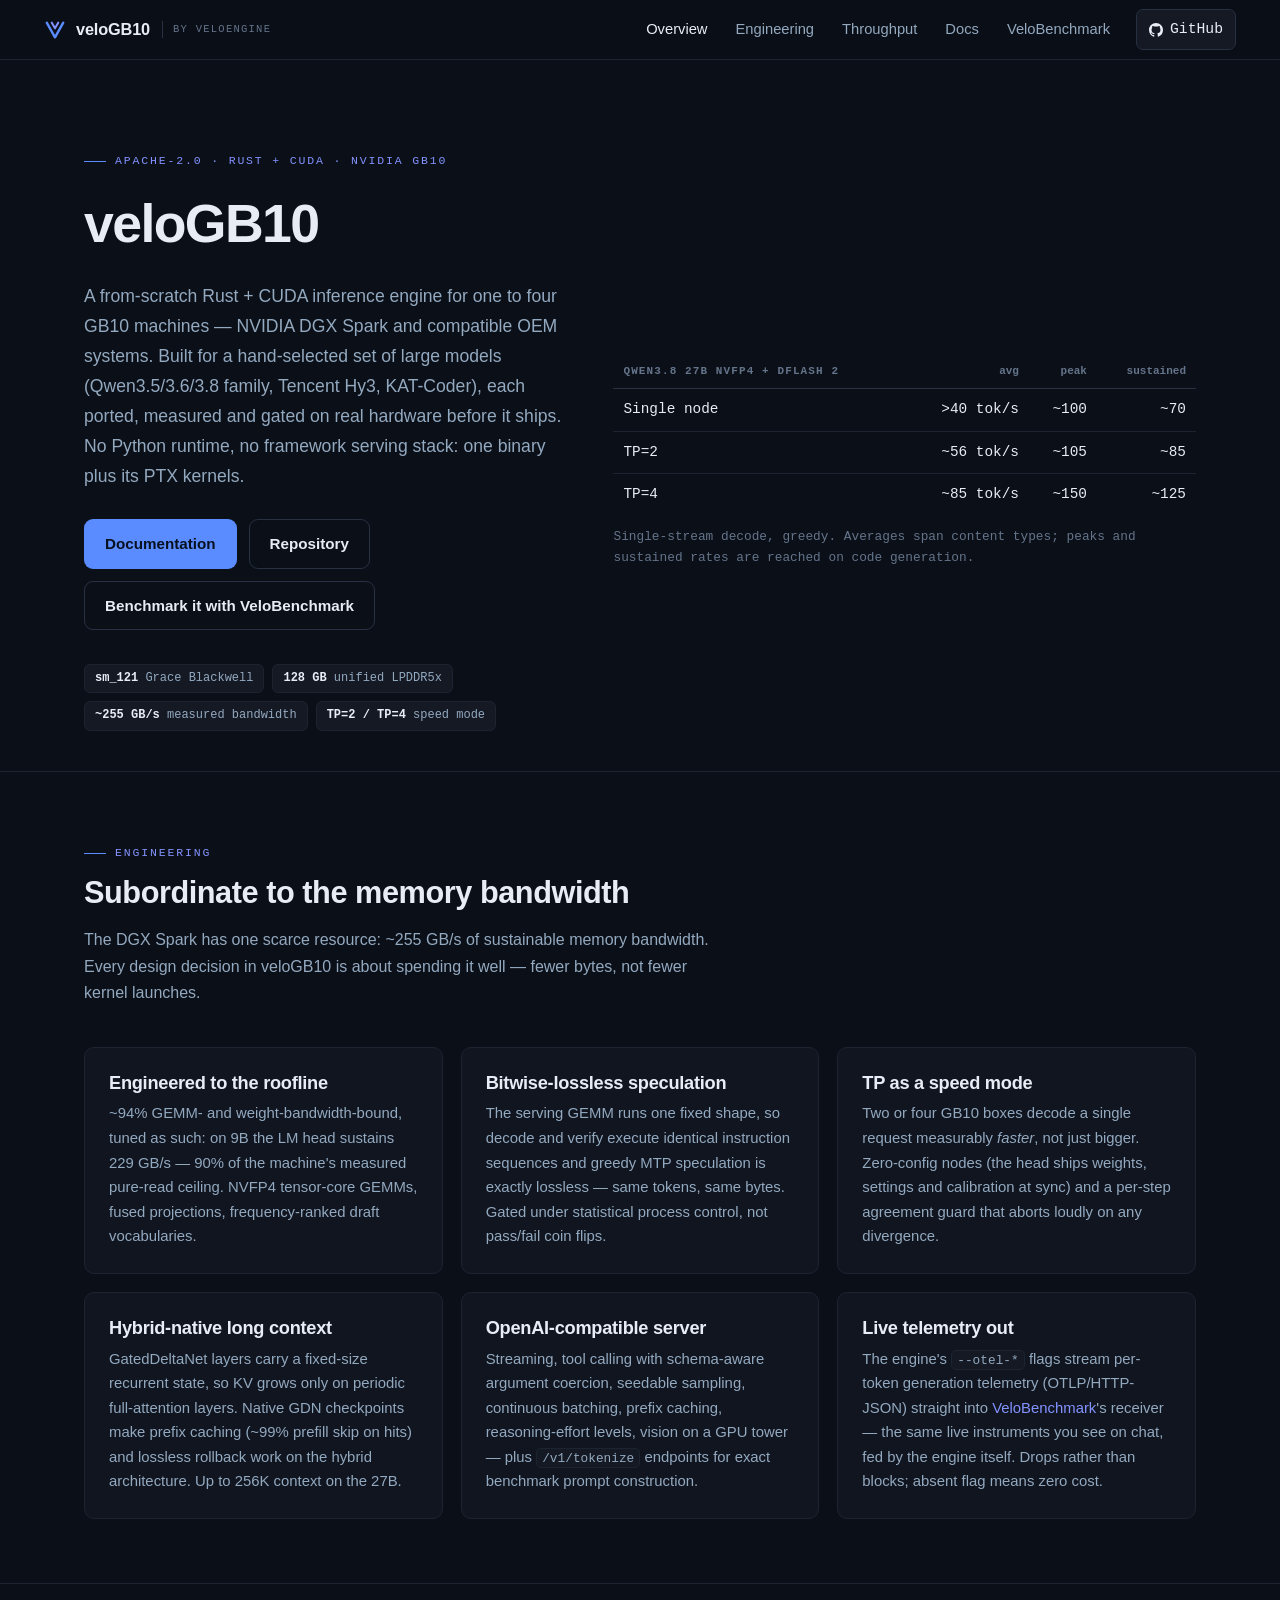
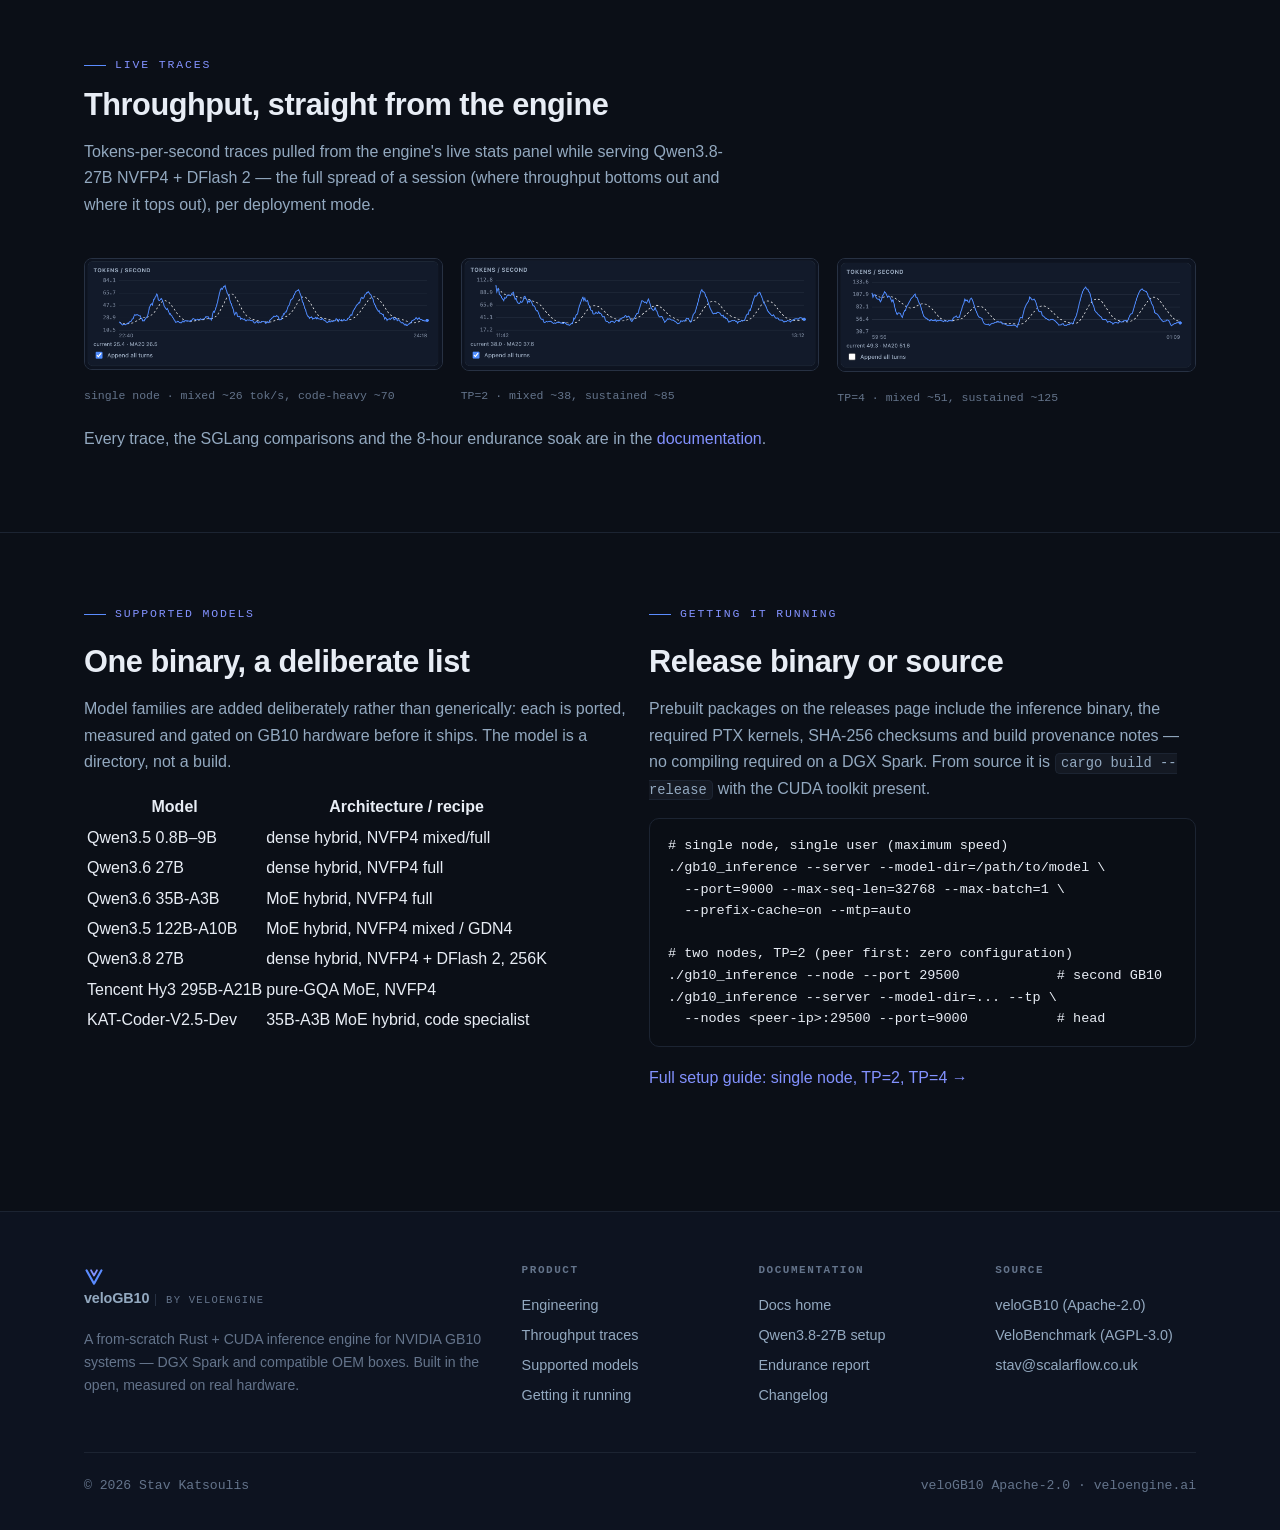
<file: website/index.html>
<!doctype html>
<html lang="en">
<head>
<meta charset="utf-8">
<meta name="viewport" content="width=device-width, initial-scale=1">
<title>veloGB10 — GB10-optimized LLM inference engine</title>
<meta name="description" content="veloGB10 is a from-scratch Rust + CUDA inference engine for NVIDIA GB10 systems (DGX Spark and compatible): NVFP4 tensor-core serving, bitwise-lossless MTP speculation, and TP=2/TP=4 as a speed mode.">
<link rel="canonical" href="https://veloengine.ai/">
<meta property="og:site_name" content="veloGB10 by veloEngine">
<meta property="og:type" content="website">
<meta property="og:title" content="veloGB10 — GB10-optimized LLM inference engine">
<meta property="og:description" content="A from-scratch Rust + CUDA inference engine for NVIDIA GB10 systems: NVFP4 tensor-core serving, bitwise-lossless MTP speculation, and TP=2/TP=4 as a speed mode.">
<meta property="og:url" content="https://veloengine.ai/">
<meta property="og:image" content="https://veloengine.ai/assets/img/velogb10/tp4_min_max.png">
<meta name="twitter:card" content="summary_large_image">
<link rel="stylesheet" href="assets/css/site.css">
<link rel="icon" type="image/svg+xml" href='data:image/svg+xml,<svg xmlns="http://www.w3.org/2000/svg" viewBox="0 0 24 24"><path d="M3 4l9 16 9-16" fill="none" stroke="%235b8cff" stroke-width="2.6" stroke-linecap="round"/><path d="M8.5 4l3.5 6.2L15.5 4" fill="none" stroke="%238392ff" stroke-width="2.2" stroke-linecap="round"/></svg>'>
</head>
<body>

<nav class="nav">
  <div class="container">
    <a class="brand" href="index.html">
      <svg width="22" height="22" viewBox="0 0 24 24" fill="none"><path d="M3 4l9 16 9-16" stroke="#5b8cff" stroke-width="2.6" stroke-linecap="round" stroke-linejoin="round"/><path d="M8.5 4l3.5 6.2L15.5 4" stroke="#8392ff" stroke-width="2.2" stroke-linecap="round" stroke-linejoin="round"/></svg>
      veloGB10 <span class="sub">by veloEngine</span>
    </a>
    <div class="nav-links">
      <a href="index.html" class="active">Overview</a>
      <a href="#engineering">Engineering</a>
      <a href="#traces">Throughput</a>
      <a href="docs/index.html">Docs</a>
      <a href="https://velobenchmark.com" rel="noopener">VeloBenchmark</a>
      <a class="nav-cta" href="https://github.com/sf-stav/veloGB10" target="_blank" rel="noopener">
        <svg width="14" height="14" viewBox="0 0 16 16" fill="currentColor"><path d="M8 0C3.58 0 0 3.58 0 8c0 3.54 2.29 6.53 5.47 7.59.4.07.55-.17.55-.38 0-.19-.01-.82-.01-1.49-2.01.37-2.53-.49-2.69-.94-.09-.23-.48-.94-.82-1.13-.28-.15-.68-.52-.01-.53.63-.01 1.08.58 1.23.82.72 1.21 1.87.87 2.33.66.07-.52.28-.87.51-1.07-1.78-.2-3.64-.89-3.64-3.95 0-.87.31-1.59.82-2.15-.08-.2-.36-1.02.08-2.12 0 0 .67-.21 2.2.82.64-.18 1.32-.27 2-.27s1.36.09 2 .27c1.53-1.04 2.2-.82 2.2-.82.44 1.1.16 1.92.08 2.12.51.56.82 1.27.82 2.15 0 3.07-1.87 3.75-3.65 3.95.29.25.54.73.54 1.48 0 1.07-.01 1.93-.01 2.2 0 .21.15.46.55.38A8.01 8.01 0 0 0 16 8c0-4.42-3.58-8-8-8Z"/></svg>
        GitHub</a>
    </div>
  </div>
</nav>

<header class="hero" style="padding-bottom:40px">
  <div class="container">
    <span class="eyebrow">Apache-2.0 · Rust + CUDA · NVIDIA GB10</span>
    <div class="hero-grid" style="gap:44px">
      <div>
        <h1>veloGB10</h1>
        <p class="lede">A from-scratch Rust + CUDA inference engine for one to four GB10
          machines — NVIDIA DGX Spark and compatible OEM systems. Built for a hand-selected
          set of large models (Qwen3.5/3.6/3.8 family, Tencent Hy3, KAT-Coder), each ported,
          measured and gated on real hardware before it ships. No Python runtime, no
          framework serving stack: one binary plus its PTX kernels.</p>
        <div class="hero-cta">
          <a class="btn btn-primary" href="docs/index.html">Documentation</a>
          <a class="btn btn-ghost" href="https://github.com/sf-stav/veloGB10" target="_blank" rel="noopener">Repository</a>
          <a class="btn btn-ghost" href="https://velobenchmark.com" rel="noopener">Benchmark it with VeloBenchmark</a>
        </div>
        <div class="chips">
          <span class="chip"><b>sm_121</b> Grace Blackwell</span>
          <span class="chip"><b>128 GB</b> unified LPDDR5x</span>
          <span class="chip"><b>~255 GB/s</b> measured bandwidth</span>
          <span class="chip"><b>TP=2 / TP=4</b> speed mode</span>
        </div>
      </div>
      <div>
        <table style="width:100%;border-collapse:collapse;font-size:.9rem">
          <thead>
            <tr><th style="text-align:left;font-family:var(--mono);font-size:11px;letter-spacing:.1em;color:var(--faint);padding:8px 10px;border-bottom:1px solid var(--line-2)">QWEN3.8 27B NVFP4 + DFLASH 2</th>
                <th style="text-align:right;font-family:var(--mono);font-size:11px;color:var(--faint);padding:8px 10px;border-bottom:1px solid var(--line-2)">avg</th>
                <th style="text-align:right;font-family:var(--mono);font-size:11px;color:var(--faint);padding:8px 10px;border-bottom:1px solid var(--line-2)">peak</th>
                <th style="text-align:right;font-family:var(--mono);font-size:11px;color:var(--faint);padding:8px 10px;border-bottom:1px solid var(--line-2)">sustained</th></tr>
          </thead>
          <tbody style="font-family:var(--mono)">
            <tr><td style="padding:9px 10px;border-bottom:1px solid var(--line)">Single node</td><td style="text-align:right;padding:9px 10px;border-bottom:1px solid var(--line)">&gt;40 tok/s</td><td style="text-align:right;padding:9px 10px;border-bottom:1px solid var(--line)">~100</td><td style="text-align:right;padding:9px 10px;border-bottom:1px solid var(--line)">~70</td></tr>
            <tr><td style="padding:9px 10px;border-bottom:1px solid var(--line)">TP=2</td><td style="text-align:right;padding:9px 10px;border-bottom:1px solid var(--line)">~56 tok/s</td><td style="text-align:right;padding:9px 10px;border-bottom:1px solid var(--line)">~105</td><td style="text-align:right;padding:9px 10px;border-bottom:1px solid var(--line)">~85</td></tr>
            <tr><td style="padding:9px 10px">TP=4</td><td style="text-align:right;padding:9px 10px">~85 tok/s</td><td style="text-align:right;padding:9px 10px">~150</td><td style="text-align:right;padding:9px 10px">~125</td></tr>
          </tbody>
        </table>
        <div class="frame-cap">Single-stream decode, greedy. Averages span content types; peaks and sustained rates are reached on code generation.</div>
      </div>
    </div>
  </div>
</header>

<section class="section" id="engineering">
  <div class="container">
    <div class="section-head">
      <span class="eyebrow">Engineering</span>
      <h2>Subordinate to the memory bandwidth</h2>
      <p>The DGX Spark has one scarce resource: ~255 GB/s of sustainable memory bandwidth.
         Every design decision in veloGB10 is about spending it well — fewer bytes, not
         fewer kernel launches.</p>
    </div>
    <div class="grid-3">
      <div class="card">
        <h3>Engineered to the roofline</h3>
        <p>~94% GEMM- and weight-bandwidth-bound, tuned as such: on 9B the LM head sustains
           229 GB/s — 90% of the machine's measured pure-read ceiling. NVFP4 tensor-core
           GEMMs, fused projections, frequency-ranked draft vocabularies.</p>
      </div>
      <div class="card">
        <h3>Bitwise-lossless speculation</h3>
        <p>The serving GEMM runs one fixed shape, so decode and verify execute identical
           instruction sequences and greedy MTP speculation is exactly lossless — same
           tokens, same bytes. Gated under statistical process control, not pass/fail
           coin flips.</p>
      </div>
      <div class="card">
        <h3>TP as a speed mode</h3>
        <p>Two or four GB10 boxes decode a single request measurably <em>faster</em>, not
           just bigger. Zero-config nodes (the head ships weights, settings and
           calibration at sync) and a per-step agreement guard that aborts loudly on any
           divergence.</p>
      </div>
      <div class="card">
        <h3>Hybrid-native long context</h3>
        <p>GatedDeltaNet layers carry a fixed-size recurrent state, so KV grows only on
           periodic full-attention layers. Native GDN checkpoints make prefix caching
           (~99% prefill skip on hits) and lossless rollback work on the hybrid
           architecture. Up to 256K context on the 27B.</p>
      </div>
      <div class="card">
        <h3>OpenAI-compatible server</h3>
        <p>Streaming, tool calling with schema-aware argument coercion, seedable sampling,
           continuous batching, prefix caching, reasoning-effort levels, vision on a GPU
           tower — plus <code>/v1/tokenize</code> endpoints for exact benchmark prompt
           construction.</p>
      </div>
      <div class="card">
        <h3>Live telemetry out</h3>
        <p>The engine's <code>--otel-*</code> flags stream per-token generation telemetry
           (OTLP/HTTP-JSON) straight into <a href="https://velobenchmark.com" rel="noopener">VeloBenchmark</a>'s
           receiver — the same live instruments you see on chat, fed by the engine
           itself. Drops rather than blocks; absent flag means zero cost.</p>
      </div>
    </div>
  </div>
</section>

<section class="section" id="traces">
  <div class="container">
    <div class="section-head">
      <span class="eyebrow">Live traces</span>
      <h2>Throughput, straight from the engine</h2>
      <p>Tokens-per-second traces pulled from the engine's live stats panel while serving
         Qwen3.8-27B NVFP4 + DFlash 2 — the full spread of a session (where throughput
         bottoms out and where it tops out), per deployment mode.</p>
    </div>
    <div class="grid-3">
      <figure style="margin:0">
        <img src="assets/img/velogb10/single_min_max.png" alt="Single-node throughput trace" style="width:100%;border:1px solid var(--line-2);border-radius:8px">
        <figcaption class="img-cap">single node · mixed ~26 tok/s, code-heavy ~70</figcaption>
      </figure>
      <figure style="margin:0">
        <img src="assets/img/velogb10/tp2_min_max.png" alt="TP=2 throughput trace" style="width:100%;border:1px solid var(--line-2);border-radius:8px">
        <figcaption class="img-cap">TP=2 · mixed ~38, sustained ~85</figcaption>
      </figure>
      <figure style="margin:0">
        <img src="assets/img/velogb10/tp4_min_max.png" alt="TP=4 throughput trace" style="width:100%;border:1px solid var(--line-2);border-radius:8px">
        <figcaption class="img-cap">TP=4 · mixed ~51, sustained ~125</figcaption>
      </figure>
    </div>
    <p style="margin-top:18px;color:var(--muted)">Every trace, the SGLang comparisons and the
      8-hour endurance soak are in the <a href="docs/index.html">documentation</a>.</p>
  </div>
</section>

<section class="section" id="models">
  <div class="container grid-2">
    <div>
      <span class="eyebrow">Supported models</span>
      <h2>One binary, a deliberate list</h2>
      <p style="color:var(--muted)">Model families are added deliberately rather than
        generically: each is ported, measured and gated on GB10 hardware before it ships.
        The model is a directory, not a build.</p>
      <table>
        <thead><tr><th>Model</th><th>Architecture / recipe</th></tr></thead>
        <tbody>
          <tr><td>Qwen3.5 0.8B–9B</td><td>dense hybrid, NVFP4 mixed/full</td></tr>
          <tr><td>Qwen3.6 27B</td><td>dense hybrid, NVFP4 full</td></tr>
          <tr><td>Qwen3.6 35B-A3B</td><td>MoE hybrid, NVFP4 full</td></tr>
          <tr><td>Qwen3.5 122B-A10B</td><td>MoE hybrid, NVFP4 mixed / GDN4</td></tr>
          <tr><td>Qwen3.8 27B</td><td>dense hybrid, NVFP4 + DFlash 2, 256K</td></tr>
          <tr><td>Tencent Hy3 295B-A21B</td><td>pure-GQA MoE, NVFP4</td></tr>
          <tr><td>KAT-Coder-V2.5-Dev</td><td>35B-A3B MoE hybrid, code specialist</td></tr>
        </tbody>
      </table>
    </div>
    <div id="setup">
      <span class="eyebrow">Getting it running</span>
      <h2>Release binary or source</h2>
      <p style="color:var(--muted)">Prebuilt packages on the releases page include the
        inference binary, the required PTX kernels, SHA-256 checksums and build provenance
        notes — no compiling required on a DGX Spark. From source it is
        <code>cargo build --release</code> with the CUDA toolkit present.</p>
      <pre><code># single node, single user (maximum speed)
./gb10_inference --server --model-dir=/path/to/model \
  --port=9000 --max-seq-len=32768 --max-batch=1 \
  --prefix-cache=on --mtp=auto

# two nodes, TP=2 (peer first: zero configuration)
./gb10_inference --node --port 29500            # second GB10
./gb10_inference --server --model-dir=... --tp \
  --nodes &lt;peer-ip&gt;:29500 --port=9000           # head</code></pre>
      <p style="margin-top:18px"><a href="docs/setup-qwen27b.html">Full setup guide: single node, TP=2, TP=4 →</a></p>
    </div>
  </div>
</section>

<footer>
  <div class="container">
    <div class="foot-grid">
      <div>
        <a class="brand" href="index.html" style="margin-bottom:14px">
          <svg width="20" height="20" viewBox="0 0 24 24" fill="none"><path d="M3 4l9 16 9-16" stroke="#5b8cff" stroke-width="2.6" stroke-linecap="round" stroke-linejoin="round"/><path d="M8.5 4l3.5 6.2L15.5 4" stroke="#8392ff" stroke-width="2.2" stroke-linecap="round" stroke-linejoin="round"/></svg>
          veloGB10 <span class="sub">by veloEngine</span>
        </a>
        <p>A from-scratch Rust + CUDA inference engine for NVIDIA GB10 systems —
           DGX Spark and compatible OEM boxes. Built in the open, measured on real
           hardware.</p>
      </div>
      <div>
        <h4>Product</h4>
        <a href="#engineering">Engineering</a>
        <a href="#traces">Throughput traces</a>
        <a href="#models">Supported models</a>
        <a href="#setup">Getting it running</a>
      </div>
      <div>
        <h4>Documentation</h4>
        <a href="docs/index.html">Docs home</a>
        <a href="docs/setup-qwen27b.html">Qwen3.8-27B setup</a>
        <a href="docs/endurance.html">Endurance report</a>
        <a href="docs/changelog.html">Changelog</a>
      </div>
      <div>
        <h4>Source</h4>
        <a href="https://github.com/sf-stav/veloGB10" target="_blank" rel="noopener">veloGB10 (Apache-2.0)</a>
        <a href="https://velobenchmark.com" rel="noopener">VeloBenchmark (AGPL-3.0)</a>
        <a href="mailto:stav@scalarflow.co.uk">stav@scalarflow.co.uk</a>
      </div>
    </div>
    <div class="foot-base">
      <span>© 2026 Stav Katsoulis</span>
      <span>veloGB10 Apache-2.0 · veloengine.ai</span>
    </div>
  </div>
</footer>

</body>
</html>
</file>
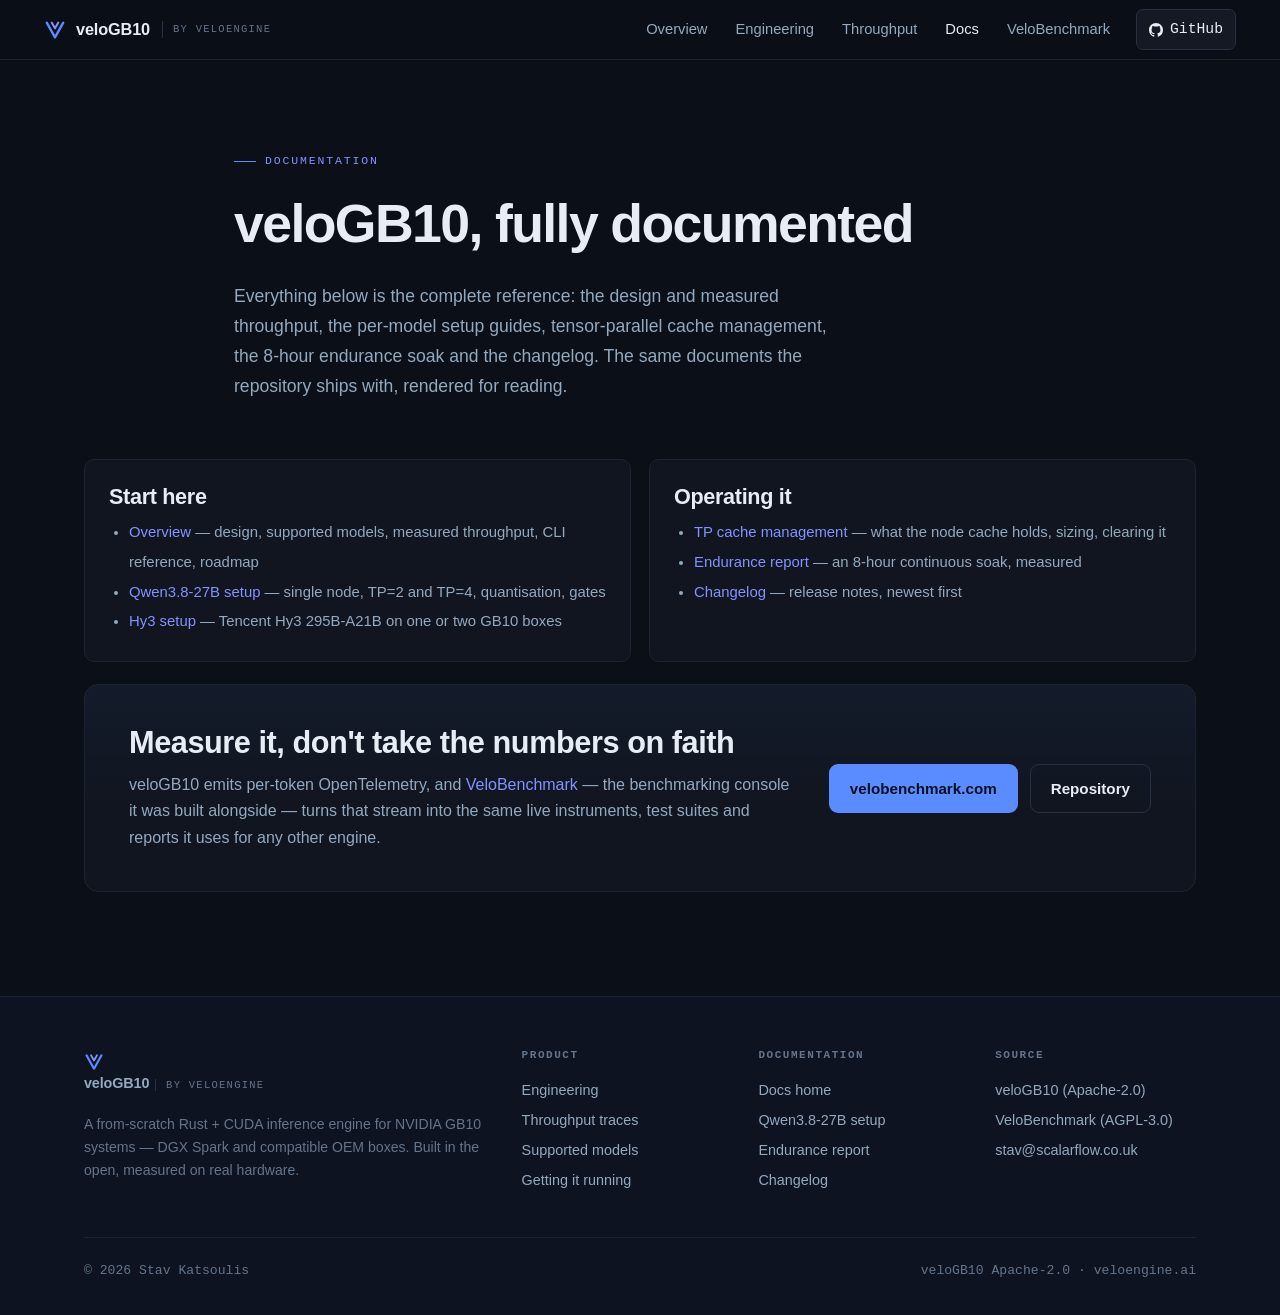
<file: website/docs/index.html>
<!doctype html>
<html lang="en">
<head>
<meta charset="utf-8">
<meta name="viewport" content="width=device-width, initial-scale=1">
<title>veloGB10 documentation — veloengine.ai</title>
<meta name="description" content="Complete veloGB10 documentation: design and benchmarks, Qwen3.8-27B and Hy3 setup guides, TP cache management, the 8-hour endurance report and the changelog.">
<link rel="canonical" href="https://veloengine.ai/docs/">
<meta property="og:site_name" content="veloGB10 by veloEngine">
<meta property="og:type" content="website">
<meta property="og:title" content="veloGB10 documentation">
<meta property="og:description" content="Design, benchmarks, setup guides, TP cache management, the endurance soak and the changelog.">
<meta property="og:url" content="https://veloengine.ai/docs/">
<meta property="og:image" content="https://veloengine.ai/assets/img/velogb10/tp4_min_max.png">
<meta name="twitter:card" content="summary_large_image">
<link rel="stylesheet" href="../assets/css/site.css">
<link rel="icon" type="image/svg+xml" href='data:image/svg+xml,<svg xmlns="http://www.w3.org/2000/svg" viewBox="0 0 24 24"><path d="M3 4l9 16 9-16" fill="none" stroke="%235b8cff" stroke-width="2.6" stroke-linecap="round"/><path d="M8.5 4l3.5 6.2L15.5 4" fill="none" stroke="%238392ff" stroke-width="2.2" stroke-linecap="round"/></svg>'>
</head>
<body>

<nav class="nav">
  <div class="container">
    <a class="brand" href="../index.html">
      <svg width="22" height="22" viewBox="0 0 24 24" fill="none"><path d="M3 4l9 16 9-16" stroke="#5b8cff" stroke-width="2.6" stroke-linecap="round" stroke-linejoin="round"/><path d="M8.5 4l3.5 6.2L15.5 4" stroke="#8392ff" stroke-width="2.2" stroke-linecap="round" stroke-linejoin="round"/></svg>
      veloGB10 <span class="sub">by veloEngine</span>
    </a>
    <div class="nav-links">
      <a href="../index.html">Overview</a>
      <a href="../index.html#engineering">Engineering</a>
      <a href="../index.html#traces">Throughput</a>
      <a href="index.html" class="active">Docs</a>
      <a href="https://velobenchmark.com" rel="noopener">VeloBenchmark</a>
      <a class="nav-cta" href="https://github.com/sf-stav/veloGB10" target="_blank" rel="noopener">
        <svg width="14" height="14" viewBox="0 0 16 16" fill="currentColor"><path d="M8 0C3.58 0 0 3.58 0 8c0 3.54 2.29 6.53 5.47 7.59.4.07.55-.17.55-.38 0-.19-.01-.82-.01-1.49-2.01.37-2.53-.49-2.69-.94-.09-.23-.48-.94-.82-1.13-.28-.15-.68-.52-.01-.53.63-.01 1.08.58 1.23.82.72 1.21 1.87.87 2.33.66.07-.52.28-.87.51-1.07-1.78-.2-3.64-.89-3.64-3.95 0-.87.31-1.59.82-2.15-.08-.2-.36-1.02.08-2.12 0 0 .67-.21 2.2.82.64-.18 1.32-.27 2-.27s1.36.09 2 .27c1.53-1.04 2.2-.82 2.2-.82.44 1.1.16 1.92.08 2.12.51.56.82 1.27.82 2.15 0 3.07-1.87 3.75-3.65 3.95.29.25.54.73.54 1.48 0 1.07-.01 1.93-.01 2.2 0 .21.15.46.55.38A8.01 8.01 0 0 0 16 8c0-4.42-3.58-8-8-8Z"/></svg>
        GitHub</a>
    </div>
  </div>
</nav>

<header class="hero" style="padding-bottom:40px">
  <div class="container narrow">
    <span class="eyebrow">Documentation</span>
    <h1>veloGB10, fully documented</h1>
    <p class="lede">Everything below is the complete reference: the design and measured
      throughput, the per-model setup guides, tensor-parallel cache management, the
      8-hour endurance soak and the changelog. The same documents the repository ships
      with, rendered for reading.</p>
  </div>
</header>

<section class="section" style="border-top:0;padding-top:0">
  <div class="container grid-2">
    <div class="card">
      <h3 style="margin-top:0;font-size:1.35rem">Start here</h3>
      <ul style="color:var(--muted);font-size:.93rem;padding-left:20px;margin:0;line-height:2">
        <li><a href="index.html">Overview</a> — design, supported models, measured throughput, CLI reference, roadmap</li>
        <li><a href="setup-qwen27b.html">Qwen3.8-27B setup</a> — single node, TP=2 and TP=4, quantisation, gates</li>
        <li><a href="setup-hy3.html">Hy3 setup</a> — Tencent Hy3 295B-A21B on one or two GB10 boxes</li>
      </ul>
    </div>
    <div class="card">
      <h3 style="margin-top:0;font-size:1.35rem">Operating it</h3>
      <ul style="color:var(--muted);font-size:.93rem;padding-left:20px;margin:0;line-height:2">
        <li><a href="cache.html">TP cache management</a> — what the node cache holds, sizing, clearing it</li>
        <li><a href="endurance.html">Endurance report</a> — an 8-hour continuous soak, measured</li>
        <li><a href="changelog.html">Changelog</a> — release notes, newest first</li>
      </ul>
    </div>
  </div>
  <div class="container" style="margin-top:22px">
    <div class="band">
      <div>
        <h2>Measure it, don't take the numbers on faith</h2>
        <p>veloGB10 emits per-token OpenTelemetry, and
           <a href="https://velobenchmark.com" rel="noopener">VeloBenchmark</a> — the
           benchmarking console it was built alongside — turns that stream into the same
           live instruments, test suites and reports it uses for any other engine.</p>
      </div>
      <div style="display:flex;gap:12px;flex-wrap:wrap">
        <a class="btn btn-primary" href="https://velobenchmark.com" rel="noopener">velobenchmark.com</a>
        <a class="btn btn-ghost" href="https://github.com/sf-stav/veloGB10" target="_blank" rel="noopener">Repository</a>
      </div>
    </div>
  </div>
</section>

<footer>
  <div class="container">
    <div class="foot-grid">
      <div>
        <a class="brand" href="../index.html" style="margin-bottom:14px">
          <svg width="20" height="20" viewBox="0 0 24 24" fill="none"><path d="M3 4l9 16 9-16" stroke="#5b8cff" stroke-width="2.6" stroke-linecap="round" stroke-linejoin="round"/><path d="M8.5 4l3.5 6.2L15.5 4" stroke="#8392ff" stroke-width="2.2" stroke-linecap="round" stroke-linejoin="round"/></svg>
          veloGB10 <span class="sub">by veloEngine</span>
        </a>
        <p>A from-scratch Rust + CUDA inference engine for NVIDIA GB10 systems —
           DGX Spark and compatible OEM boxes. Built in the open, measured on real
           hardware.</p>
      </div>
      <div>
        <h4>Product</h4>
        <a href="../index.html#engineering">Engineering</a>
        <a href="../index.html#traces">Throughput traces</a>
        <a href="../index.html#models">Supported models</a>
        <a href="../index.html#setup">Getting it running</a>
      </div>
      <div>
        <h4>Documentation</h4>
        <a href="index.html">Docs home</a>
        <a href="setup-qwen27b.html">Qwen3.8-27B setup</a>
        <a href="endurance.html">Endurance report</a>
        <a href="changelog.html">Changelog</a>
      </div>
      <div>
        <h4>Source</h4>
        <a href="https://github.com/sf-stav/veloGB10" target="_blank" rel="noopener">veloGB10 (Apache-2.0)</a>
        <a href="https://velobenchmark.com" rel="noopener">VeloBenchmark (AGPL-3.0)</a>
        <a href="mailto:stav@scalarflow.co.uk">stav@scalarflow.co.uk</a>
      </div>
    </div>
    <div class="foot-base">
      <span>© 2026 Stav Katsoulis</span>
      <span>veloGB10 Apache-2.0 · veloengine.ai</span>
    </div>
  </div>
</footer>

</body>
</html>
</file>
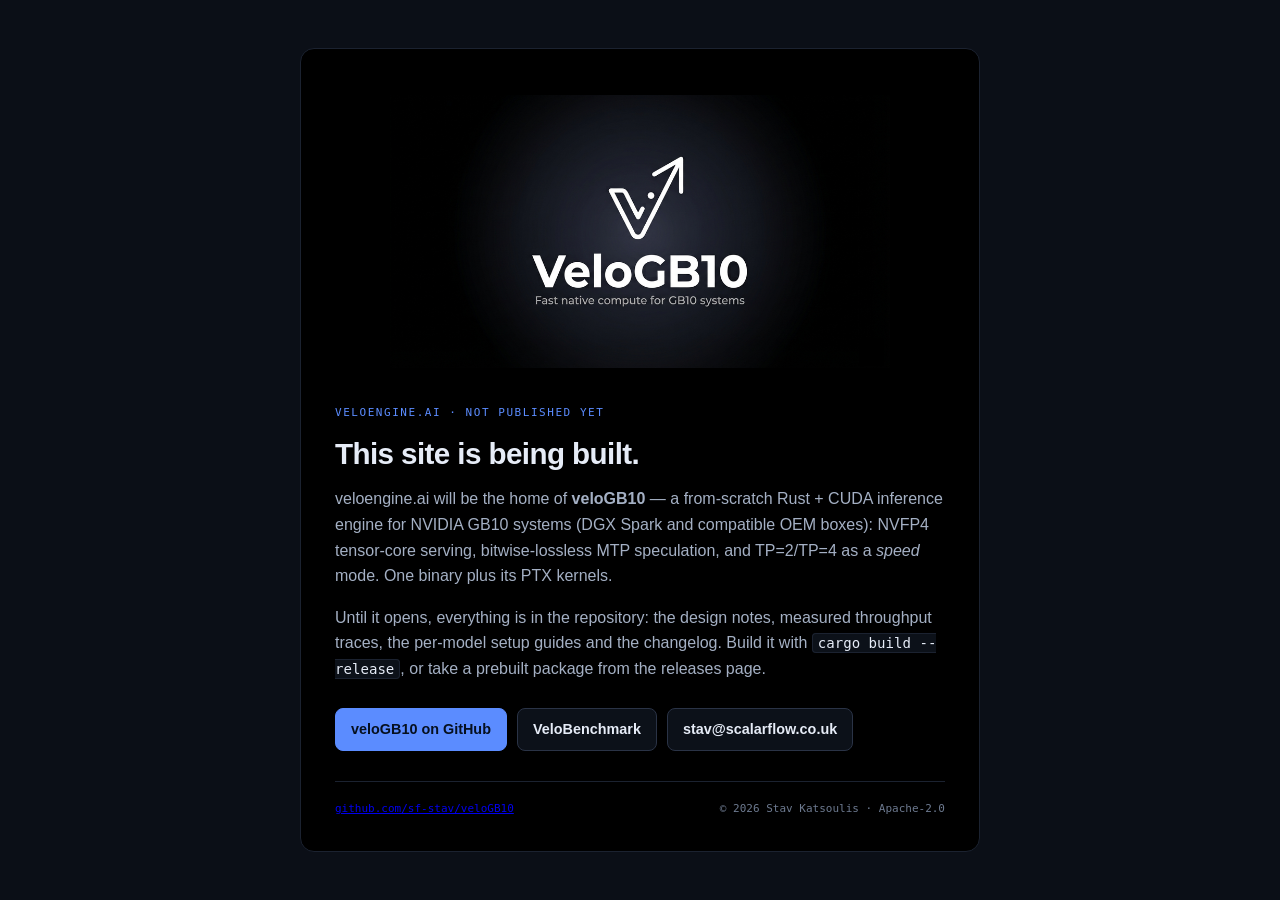
<file: website/placeholder/index.html>
<!doctype html>
<html lang="en">
<head>
<meta charset="utf-8">
<meta name="viewport" content="width=device-width, initial-scale=1">
<title>veloGB10 by veloEngine — coming soon</title>
<meta name="description" content="veloengine.ai will host veloGB10, a from-scratch Rust + CUDA inference engine for NVIDIA GB10 systems. The site is not published yet.">
<meta name="robots" content="noindex">
<link rel="canonical" href="https://veloengine.ai/">
<link rel="icon" type="image/svg+xml" href='data:image/svg+xml,<svg xmlns="http://www.w3.org/2000/svg" viewBox="0 0 24 24"><path d="M3 4l9 16 9-16" fill="none" stroke="%235b8cff" stroke-width="2.6" stroke-linecap="round"/><path d="M8.5 4l3.5 6.2L15.5 4" fill="none" stroke="%238392ff" stroke-width="2.2" stroke-linecap="round"/></svg>'>
<style>
  :root {
    --bg: #0b0f17; --panel: #10151f; --line: #1b2230; --line-2: #2a3346;
    --text: #e6ecf7; --muted: #a4b0c4; --faint: #6d7a90;
    --accent: #5b8cff; --accent-2: #8392ff;
    --mono: ui-monospace, SFMono-Regular, "SF Mono", Menlo, Consolas, monospace;
    --sans: -apple-system, BlinkMacSystemFont, "Segoe UI", Roboto, Helvetica, Arial, sans-serif;
  }
  * { box-sizing: border-box; }
  html, body { margin: 0; padding: 0; background: var(--bg); color: var(--text); }
  body {
    font-family: var(--sans); line-height: 1.6;
    min-height: 100vh; display: flex; align-items: center; justify-content: center;
    padding: 48px 20px;
  }
  .card {
    width: 100%; max-width: 680px; background: #000;
    border: 1px solid var(--line); border-radius: 14px; overflow: hidden;
  }
  .hero { padding: 46px 34px 30px; }
  .hero img {
    display: block; width: 100%; max-width: 500px; margin: 0 auto; height: auto;
  }
  .body { padding: 0 34px 34px; }
  .eyebrow {
    display: inline-block; font-family: var(--mono); font-size: 11px; letter-spacing: .14em;
    text-transform: uppercase; color: var(--accent); margin-bottom: 14px;
  }
  h1 { font-size: 1.85rem; line-height: 1.25; margin: 0 0 14px; letter-spacing: -0.02em; }
  p { color: var(--muted); margin: 0 0 16px; }
  code {
    font-family: var(--mono); font-size: .88em; color: var(--text);
    background: #0c1119; border: 1px solid var(--line); border-radius: 4px; padding: 1px 5px;
  }
  .links { display: flex; flex-wrap: wrap; gap: 10px; margin-top: 26px; }
  a.btn {
    display: inline-flex; align-items: center; gap: 8px; text-decoration: none;
    font-size: .9rem; font-weight: 600; padding: 9px 15px; border-radius: 8px;
    border: 1px solid var(--line-2); color: var(--text); background: #0c1119;
    transition: border-color 120ms, color 120ms;
  }
  a.btn:hover { border-color: var(--accent); }
  a.btn.primary { background: var(--accent); border-color: var(--accent); color: #06101f; }
  a.btn.primary:hover { background: var(--accent-2); border-color: var(--accent-2); }
  .foot {
    margin-top: 30px; padding-top: 18px; border-top: 1px solid var(--line);
    font-family: var(--mono); font-size: 11px; color: var(--faint);
    display: flex; flex-wrap: wrap; gap: 8px 18px; justify-content: space-between;
  }
</style>
</head>
<body>
  <main class="card">
    <div class="hero">
      <img src="assets/velogb10_logo.png" width="960" height="524"
           alt="VeloGB10 — Fast native compute for GB10 systems">
    </div>
    <div class="body">
      <span class="eyebrow">veloengine.ai · not published yet</span>
      <h1>This site is being built.</h1>
      <p>veloengine.ai will be the home of <b>veloGB10</b> — a from-scratch Rust + CUDA
        inference engine for NVIDIA GB10 systems (DGX Spark and compatible OEM boxes):
        NVFP4 tensor-core serving, bitwise-lossless MTP speculation, and TP=2/TP=4 as a
        <em>speed</em> mode. One binary plus its PTX kernels.</p>
      <p>Until it opens, everything is in the repository: the design notes, measured
        throughput traces, the per-model setup guides and the changelog. Build it with
        <code>cargo build --release</code>, or take a prebuilt package from the releases
        page.</p>
      <div class="links">
        <a class="btn primary" href="https://github.com/sf-stav/veloGB10" target="_blank" rel="noopener">veloGB10 on GitHub</a>
        <a class="btn" href="https://velobenchmark.com" rel="noopener">VeloBenchmark</a>
        <a class="btn" href="mailto:stav@scalarflow.co.uk">stav@scalarflow.co.uk</a>
      </div>
      <div class="foot">
        <span class="repo"><a href="https://github.com/sf-stav/veloGB10" target="_blank" rel="noopener">github.com/sf-stav/veloGB10</a></span>
        <span>© 2026 Stav Katsoulis · Apache-2.0</span>
      </div>
    </div>
  </main>
</body>
</html>
</file>
<file: website/assets/css/site.css>
/* VeloBenchmark site — design system
   Tokens are mirrored from the product UI (docs/images palette) so the site
   and the tool read as one instrument. No motion beyond 120ms color hovers. */

:root {
  --bg: #0b0f17;
  --bg-2: #0d1320;
  --panel: #10151f;
  --panel-2: #141923;
  --line: #1c2432;
  --line-2: #273143;
  --text: #e8edf5;
  --muted: #93a9c0;
  --faint: #64748b;
  --accent: #5b8cff;
  --accent-2: #8392ff;
  --accent-dim: #234282;
  --green: #3ddc84;
  --cyan: #22d3ee;
  --purple: #a78bfa;
  --amber: #f5b84c;
  --red: #f87171;
  --sans: "Inter", -apple-system, BlinkMacSystemFont, "Segoe UI", Roboto,
          "Helvetica Neue", Arial, sans-serif;
  --mono: ui-monospace, "SF Mono", SFMono-Regular, Menlo, Consolas,
          "Liberation Mono", monospace;
  --nav-h: 60px;
  --radius: 10px;
  --shadow: 0 12px 40px rgba(0, 0, 0, .45);
}

* { box-sizing: border-box; }
html { scroll-behavior: smooth; }
body {
  margin: 0;
  background: var(--bg);
  color: var(--text);
  font-family: var(--sans);
  font-size: 16px;
  line-height: 1.65;
  -webkit-font-smoothing: antialiased;
  text-rendering: optimizeLegibility;
}
::selection { background: rgba(91, 140, 255, .28); }

a { color: var(--accent-2); text-decoration: none; }
a:hover { color: #aab4ff; }

h1, h2, h3, h4 {
  line-height: 1.2;
  letter-spacing: -0.015em;
  font-weight: 650;
  margin: 0 0 .5em;
}
h1 { font-size: clamp(2rem, 4.4vw, 3.35rem); letter-spacing: -0.03em; font-weight: 750; }
h2 { font-size: clamp(1.45rem, 2.4vw, 2rem); }
h3 { font-size: 1.14rem; }
p { margin: 0 0 1em; }

code, pre, .mono { font-family: var(--mono); }
code {
  font-size: .86em;
  background: var(--panel-2);
  border: 1px solid var(--line);
  border-radius: 5px;
  padding: .12em .4em;
}
pre {
  background: #0a0e15;
  border: 1px solid var(--line);
  border-radius: var(--radius);
  padding: 16px 18px;
  overflow-x: auto;
  font-size: 13.5px;
  line-height: 1.6;
}
pre code { background: none; border: 0; padding: 0; font-size: inherit; }

.container { max-width: 1160px; margin: 0 auto; padding: 0 24px; }
.narrow { max-width: 860px; }

/* ---------- top nav ---------- */
.nav {
  position: sticky; top: 0; z-index: 50;
  height: var(--nav-h);
  background: rgba(11, 15, 23, .86);
  backdrop-filter: blur(10px);
  border-bottom: 1px solid var(--line);
}
.nav .container {
  max-width: 1240px;
  height: 100%;
  display: flex; align-items: center; gap: 28px;
}
.brand {
  display: flex; align-items: center; gap: 10px;
  color: var(--text); font-weight: 700; font-size: 1.02rem;
  letter-spacing: -0.01em; white-space: nowrap;
}
.brand svg { display: block; }
.brand .sub {
  font-family: var(--mono); font-size: 10.5px; font-weight: 500;
  color: var(--faint); letter-spacing: .12em; text-transform: uppercase;
  border-left: 1px solid var(--line-2); padding-left: 10px; margin-left: 2px;
}
.nav links { display: flex; }
.nav-links { display: flex; align-items: center; gap: 4px; margin-left: auto; }
.nav-links a {
  color: var(--muted); font-size: .92rem; font-weight: 500;
  padding: 7px 12px; border-radius: 7px;
  transition: color .12s, background .12s;
}
.nav-links a:hover { color: var(--text); background: var(--panel-2); }
.nav-links a.active { color: var(--text); }
.nav-cta {
  margin-left: 10px;
  border: 1px solid var(--line-2);
  background: var(--panel-2);
  color: var(--text) !important;
  font-family: var(--mono); font-size: .8rem;
  padding: 7px 13px; border-radius: 8px;
  display: inline-flex; align-items: center; gap: 7px;
}
.nav-cta:hover { border-color: var(--accent); }
.nav-toggle { display: none; }

/* ---------- buttons ---------- */
.btn {
  display: inline-flex; align-items: center; gap: 9px;
  font-size: .95rem; font-weight: 600;
  padding: 11px 20px; border-radius: 9px;
  border: 1px solid transparent;
  cursor: pointer;
  transition: background .12s, border-color .12s, color .12s;
}
.btn-primary { background: var(--accent); color: #06101f; }
.btn-primary:hover { background: #74a0ff; color: #06101f; }
.btn-ghost {
  background: transparent; color: var(--text);
  border-color: var(--line-2);
}
.btn-ghost:hover { border-color: var(--accent); color: #fff; }
.btn-sm { padding: 7px 14px; font-size: .86rem; border-radius: 8px; }

/* ---------- hero ---------- */
.hero { padding: 84px 0 60px; }
.hero-grid { display: grid; grid-template-columns: minmax(0, 5fr) minmax(0, 6fr); gap: 56px; align-items: center; }
.hero-grid .frame { max-width: 540px; margin-left: auto; }
.eyebrow {
  font-family: var(--mono); font-size: 11.5px; letter-spacing: .16em;
  text-transform: uppercase; color: var(--accent-2);
  display: inline-flex; align-items: center; gap: 9px; margin-bottom: 20px;
}
.eyebrow::before { content: ""; width: 22px; height: 1px; background: var(--accent); }
.lede { color: var(--muted); font-size: 1.1rem; line-height: 1.7; max-width: 34em; }
.hero-cta { display: flex; gap: 12px; margin: 28px 0 34px; flex-wrap: wrap; }
.hero-stats {
  display: grid; grid-template-columns: repeat(4, 1fr); gap: 26px 30px;
  border-top: 1px solid var(--line); padding-top: 24px; margin-top: 46px;
}
.hero-stats .k {
  font-family: var(--mono); font-size: 1.28rem; font-weight: 600; color: var(--text);
  letter-spacing: -0.02em;
}
.hero-stats .l { font-size: .78rem; color: var(--faint); letter-spacing: .04em; }

/* framed product screenshot */
.frame {
  border: 1px solid var(--line-2);
  border-radius: 12px;
  background: var(--panel);
  box-shadow: var(--shadow);
  overflow: hidden;
}
.frame .bar {
  height: 34px; display: flex; align-items: center; gap: 7px;
  padding: 0 13px; border-bottom: 1px solid var(--line);
  background: var(--bg-2);
}
.frame .bar i { width: 9px; height: 9px; border-radius: 50%; background: var(--line-2); }
.frame .bar .url {
  margin-left: 10px; font-family: var(--mono); font-size: 11px; color: var(--faint);
  background: var(--panel-2); border: 1px solid var(--line);
  border-radius: 5px; padding: 2px 10px;
}
.frame img { display: block; width: 100%; height: auto; }
.frame-cap {
  font-size: .8rem; color: var(--faint); margin-top: 10px;
  font-family: var(--mono);
}

/* ---------- sections ---------- */
.section { padding: 64px 0; border-top: 1px solid var(--line); }
.section-head { max-width: 640px; margin-bottom: 40px; }
.section-head .eyebrow { margin-bottom: 12px; }
.section-head p { color: var(--muted); }

.grid-3 { display: grid; grid-template-columns: repeat(3, 1fr); gap: 18px; }
.grid-2 { display: grid; grid-template-columns: repeat(2, 1fr); gap: 18px; }

.card {
  background: var(--panel);
  border: 1px solid var(--line);
  border-radius: var(--radius);
  padding: 24px;
  transition: border-color .12s;
}
.card:hover { border-color: var(--line-2); }
.card .ico {
  width: 34px; height: 34px; border-radius: 8px;
  display: flex; align-items: center; justify-content: center;
  background: rgba(91, 140, 255, .1);
  border: 1px solid rgba(91, 140, 255, .25);
  margin-bottom: 16px; color: var(--accent-2);
}
.card h3 { margin-bottom: 8px; }
.card p { color: var(--muted); font-size: .93rem; margin: 0; }

/* metric chips */
.chips { display: flex; flex-wrap: wrap; gap: 8px; }
.chip {
  font-family: var(--mono); font-size: 12px;
  color: var(--muted);
  background: var(--panel-2);
  border: 1px solid var(--line);
  border-radius: 6px; padding: 4px 10px;
}
.chip b { color: var(--text); font-weight: 600; }

/* product duo */
.duo { display: grid; grid-template-columns: 1fr 1fr; gap: 18px; }

/* gallery strip */
.strip { display: grid; grid-template-columns: repeat(4, 1fr); gap: 14px; }
.strip a { display: block; }
.strip img {
  width: 100%; border: 1px solid var(--line); border-radius: 8px; display: block;
  transition: border-color .12s;
}
.strip a:hover img { border-color: var(--accent); }
.strip .cap { font-family: var(--mono); font-size: 11px; color: var(--faint); margin-top: 7px; }

/* callout band */
.band {
  border: 1px solid var(--line);
  border-radius: 14px;
  background: linear-gradient(180deg, rgba(91,140,255,.05), rgba(11,15,23,0) 60%), var(--panel);
  padding: 40px 44px;
  display: grid; grid-template-columns: 1fr auto; gap: 32px; align-items: center;
}
.band h2 { margin-bottom: 10px; }
.band p { color: var(--muted); margin: 0; max-width: 46em; }

/* ---------- footer ---------- */
footer {
  border-top: 1px solid var(--line);
  margin-top: 40px;
  padding: 52px 0 34px;
  background: var(--bg-2);
}
.foot-grid { display: grid; grid-template-columns: 2fr 1fr 1fr 1fr; gap: 36px; }
.foot-grid h4 {
  font-family: var(--mono); font-size: 11px; letter-spacing: .14em;
  text-transform: uppercase; color: var(--faint); margin-bottom: 14px;
}
.foot-grid a { display: block; color: var(--muted); font-size: .9rem; padding: 3px 0; }
.foot-grid a:hover { color: var(--text); }
.foot-grid p { color: var(--faint); font-size: .88rem; }
.foot-base {
  margin-top: 40px; padding-top: 22px; border-top: 1px solid var(--line);
  display: flex; justify-content: space-between; gap: 20px; flex-wrap: wrap;
  color: var(--faint); font-size: .82rem; font-family: var(--mono);
}

/* ---------- docs ---------- */
.docs-shell { display: grid; grid-template-columns: 250px minmax(0, 1fr); gap: 48px; padding: 44px 0 80px; }
.docs-side { position: sticky; top: calc(var(--nav-h) + 28px); align-self: start; max-height: calc(100vh - 120px); overflow-y: auto; }
.docs-side h4 {
  font-family: var(--mono); font-size: 10.5px; letter-spacing: .14em;
  text-transform: uppercase; color: var(--faint);
  margin: 22px 0 8px; padding-left: 12px;
}
.docs-side h4:first-child { margin-top: 0; }
.docs-side a {
  display: block; padding: 5px 12px; border-radius: 6px;
  color: var(--muted); font-size: .89rem;
  border-left: 2px solid transparent;
}
.docs-side a:hover { color: var(--text); background: var(--panel); }
.docs-side a.active {
  color: var(--text); background: var(--panel-2);
  border-left-color: var(--accent);
}
.docs-body { min-width: 0; max-width: 860px; }
.docs-body h1 { font-size: 2.1rem; margin-bottom: 12px; }
.docs-body .lede { font-size: 1.02rem; margin-bottom: 30px; }
.docs-body h2 {
  font-size: 1.42rem; margin-top: 46px; padding-top: 26px;
  border-top: 1px solid var(--line);
}
.docs-body h3 { font-size: 1.08rem; margin-top: 30px; }
.docs-body p, .docs-body li { color: #c3cede; font-size: .965rem; }
.docs-body ul, .docs-body ol { padding-left: 22px; }
.docs-body li { margin: 5px 0; }
.docs-body blockquote {
  margin: 18px 0; padding: 12px 18px;
  border-left: 3px solid var(--accent);
  background: var(--panel); border-radius: 0 8px 8px 0;
  color: var(--muted); font-size: .93rem;
}
.docs-body blockquote p { margin: 0; }
.docs-body table {
  width: 100%; border-collapse: collapse; margin: 18px 0;
  font-size: .89rem;
}
.docs-body th {
  text-align: left; font-family: var(--mono); font-size: 11px;
  letter-spacing: .1em; text-transform: uppercase; color: var(--faint);
  border-bottom: 1px solid var(--line-2); padding: 8px 12px;
}
.docs-body td {
  border-bottom: 1px solid var(--line); padding: 9px 12px;
  color: #c3cede; vertical-align: top;
}
.docs-body td:first-child { color: var(--text); }
.docs-body img {
  max-width: 100%; display: block; margin: 22px 0 8px;
  border: 1px solid var(--line-2); border-radius: 8px;
}
.docs-body figure { margin: 22px 0; }
.docs-body figcaption, .img-cap {
  font-family: var(--mono); font-size: 11.5px; color: var(--faint); margin-top: 8px;
}
.docs-body hr { border: 0; border-top: 1px solid var(--line); margin: 40px 0; }

.pager {
  display: flex; justify-content: space-between; gap: 14px;
  margin-top: 56px; padding-top: 24px; border-top: 1px solid var(--line);
}
.pager a {
  border: 1px solid var(--line); border-radius: 9px; padding: 12px 18px;
  color: var(--muted); font-size: .9rem; flex: 1;
}
.pager a:hover { border-color: var(--accent); color: var(--text); }
.pager .next { text-align: right; }
.pager .dir { display: block; font-family: var(--mono); font-size: 10.5px; color: var(--faint); letter-spacing: .1em; text-transform: uppercase; margin-bottom: 3px; }

/* ---------- misc ---------- */
.kv { display: grid; grid-template-columns: 170px 1fr; gap: 6px 22px; font-size: .93rem; }
.kv dt { font-family: var(--mono); color: var(--faint); font-size: .82rem; padding-top: 3px; }
.kv dd { margin: 0; color: #c3cede; }

.note {
  border: 1px solid rgba(245, 184, 76, .3);
  background: rgba(245, 184, 76, .06);
  border-radius: 9px; padding: 14px 18px;
  font-size: .92rem; color: #e5d5b0; margin: 20px 0;
}
.note b { color: var(--amber); }

@media (max-width: 980px) {
  .hero-grid, .duo, .band { grid-template-columns: 1fr; }
  .grid-3 { grid-template-columns: 1fr 1fr; }
  .strip { grid-template-columns: 1fr 1fr; }
  .foot-grid { grid-template-columns: 1fr 1fr; }
  .docs-shell { grid-template-columns: 1fr; }
  .docs-side { position: static; max-height: none; }
  .nav-links a:not(.nav-cta) { display: none; }
}
@media (max-width: 620px) {
  .grid-3, .grid-2, .strip { grid-template-columns: 1fr; }
  .hero-stats { grid-template-columns: 1fr 1fr; }
}

/* ---------- video ---------- */
video.vid, .docs-body video {
  width: 100%; display: block; margin: 22px 0 8px;
  aspect-ratio: 16 / 9; height: auto;
  border: 1px solid var(--line-2); border-radius: 8px; background: #000;
}
</file>
